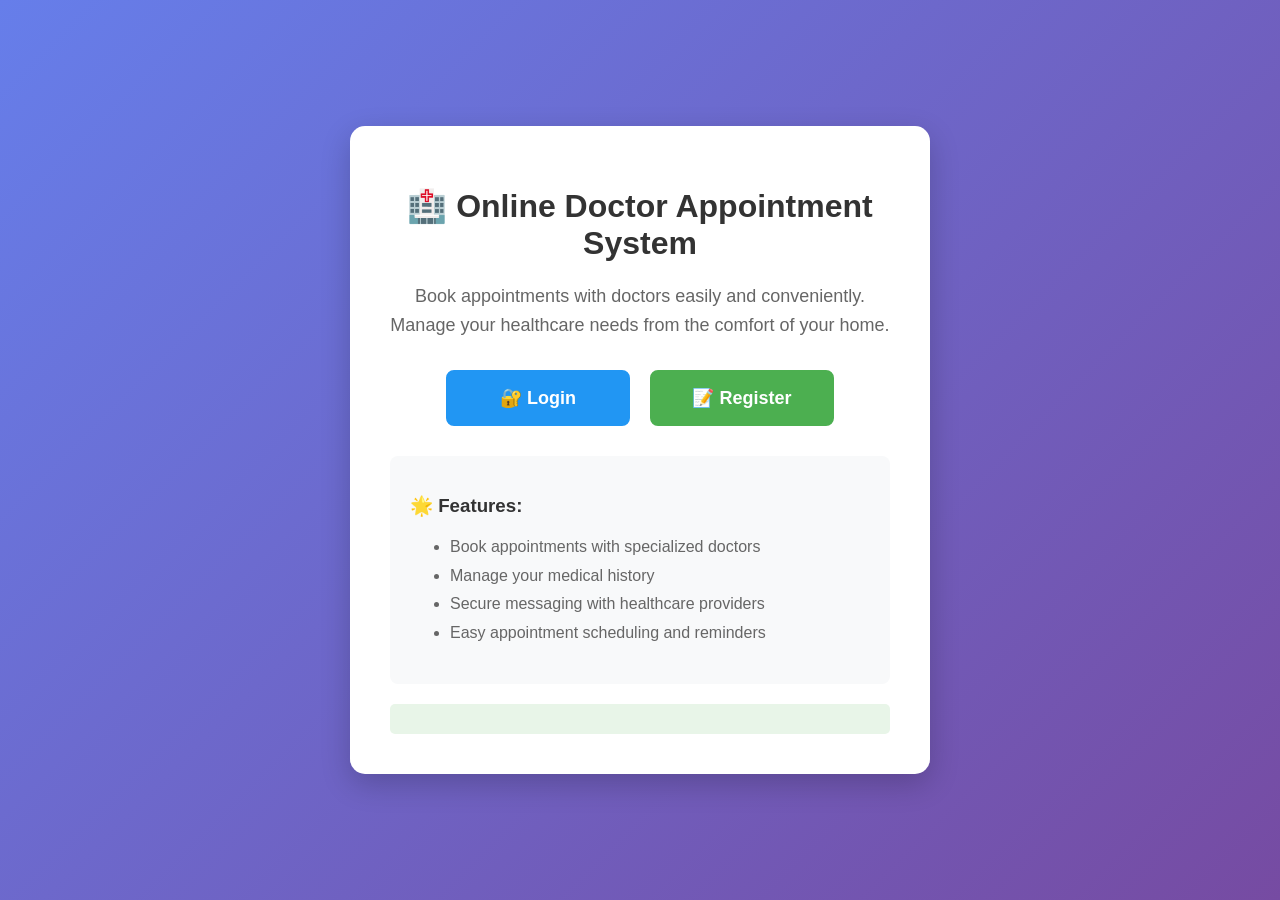
<file: proj/templates/index.html>
<!DOCTYPE html>
<html lang="en">
<head>
    <meta charset="UTF-8">
    <meta name="viewport" content="width=device-width, initial-scale=1.0">
    <title>Online Doctor Appointment System</title>
    <style>
        body {
            font-family: Arial, sans-serif;
            margin: 0;
            padding: 0;
            background: linear-gradient(135deg, #667eea 0%, #764ba2 100%);
            min-height: 100vh;
            display: flex;
            justify-content: center;
            align-items: center;
        }
        .container {
            background: white;
            padding: 40px;
            border-radius: 15px;
            box-shadow: 0 10px 30px rgba(0,0,0,0.2);
            text-align: center;
            max-width: 500px;
        }
        h1 {
            color: #333;
            margin-bottom: 20px;
        }
        p {
            color: #666;
            font-size: 18px;
            line-height: 1.6;
            margin-bottom: 30px;
        }
        .buttons {
            display: flex;
            gap: 20px;
            justify-content: center;
            flex-wrap: wrap;
        }
        .btn {
            display: inline-block;
            padding: 15px 30px;
            text-decoration: none;
            border-radius: 8px;
            font-size: 18px;
            font-weight: bold;
            transition: all 0.3s ease;
            min-width: 120px;
        }
        .btn-login {
            background: #2196F3;
            color: white;
            border: 2px solid #2196F3;
        }
        .btn-login:hover {
            background: #0b7dda;
            border-color: #0b7dda;
            transform: translateY(-2px);
        }
        .btn-register {
            background: #4CAF50;
            color: white;
            border: 2px solid #4CAF50;
        }
        .btn-register:hover {
            background: #45a049;
            border-color: #45a049;
            transform: translateY(-2px);
        }
        .features {
            margin-top: 30px;
            padding: 20px;
            background: #f8f9fa;
            border-radius: 8px;
            text-align: left;
        }
        .features h3 {
            color: #333;
            margin-bottom: 15px;
        }
        .features ul {
            color: #666;
            line-height: 1.8;
        }
    </style>
</head>
<body>
    <div class="container">
        <h1>🏥 Online Doctor Appointment System</h1>
        <p>Book appointments with doctors easily and conveniently. Manage your healthcare needs from the comfort of your home.</p>
        
        <div class="buttons">
            <a href="/login" class="btn btn-login">🔐 Login</a>
            <a href="/register" class="btn btn-register">📝 Register</a>
        </div>
        
        <div class="features">
            <h3>🌟 Features:</h3>
            <ul>
                <li>Book appointments with specialized doctors</li>
                <li>Manage your medical history</li>
                <li>Secure messaging with healthcare providers</li>
                <li>Easy appointment scheduling and reminders</li>
            </ul>
        </div>
        
        <div style="margin-top: 20px; padding: 15px; background: #e8f5e8; border-radius: 5px;">
            <p style="color: #28a745; font-weight: bold; margin: 0;"></p>
        </div>
    </div>
</body>
</html>
</file>
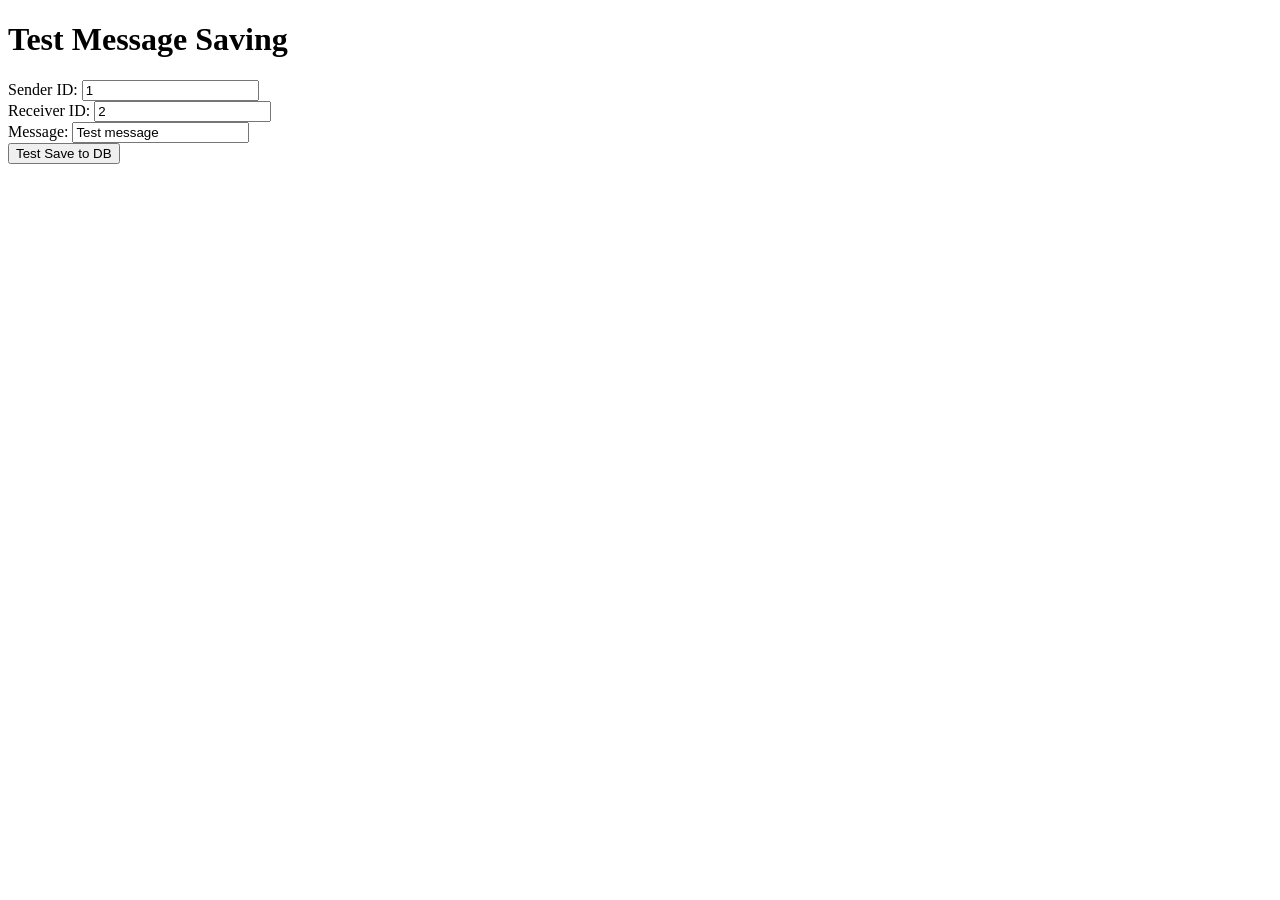
<file: proj/templates/database_test.html>
<!DOCTYPE html>
<html>
<head>
    <title>Test Message Save</title>
</head>
<body>
    <h1>Test Message Saving</h1>
    
    <div>
        <label>Sender ID: <input type="number" id="sender_id" value="1"></label><br>
        <label>Receiver ID: <input type="number" id="receiver_id" value="2"></label><br>
        <label>Message: <input type="text" id="message" value="Test message"></label><br>
        <button onclick="testSave()">Test Save to DB</button>
    </div>
    
    <div id="result"></div>
    
    <script>
        async function testSave() {
            const sender_id = document.getElementById('sender_id').value;
            const receiver_id = document.getElementById('receiver_id').value;
            const message = document.getElementById('message').value;
            
            const response = await fetch('/test_save_message', {
                method: 'POST',
                headers: {
                    'Content-Type': 'application/json',
                },
                body: JSON.stringify({sender_id, receiver_id, message})
            });
            
            const result = await response.json();
            document.getElementById('result').innerHTML = 
                `<pre>${JSON.stringify(result, null, 2)}</pre>`;
        }
    </script>
</body>
</html>
</file>
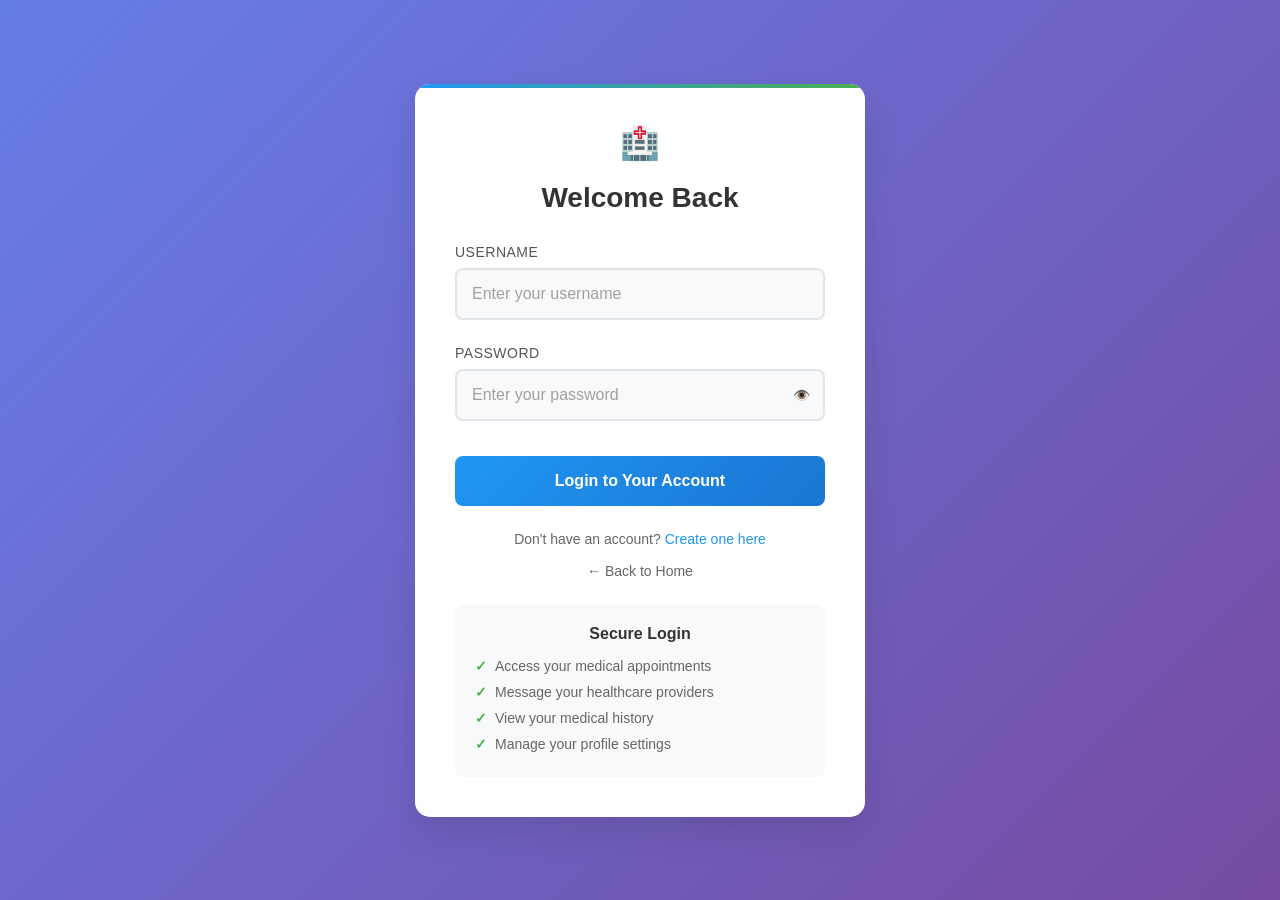
<file: proj/templates/login.html>
<!DOCTYPE html>
<html lang="en">
<head>
    <meta charset="UTF-8">
    <meta name="viewport" content="width=device-width, initial-scale=1.0">
    <title>Login - Online Doctor Appointment System</title>
    <style>
        * {
            margin: 0;
            padding: 0;
            box-sizing: border-box;
        }

        body {
            font-family: 'Segoe UI', Tahoma, Geneva, Verdana, sans-serif;
            background: linear-gradient(135deg, #667eea 0%, #764ba2 100%);
            min-height: 100vh;
            display: flex;
            justify-content: center;
            align-items: center;
            padding: 20px;
        }

        .container {
            background: white;
            padding: 40px;
            border-radius: 15px;
            box-shadow: 0 15px 35px rgba(0, 0, 0, 0.1);
            width: 100%;
            max-width: 450px;
            position: relative;
            overflow: hidden;
        }

        .container::before {
            content: '';
            position: absolute;
            top: 0;
            left: 0;
            right: 0;
            height: 4px;
            background: linear-gradient(90deg, #2196F3, #4CAF50);
        }

        h2 {
            color: #333;
            text-align: center;
            margin-bottom: 30px;
            font-size: 28px;
            font-weight: 600;
        }

        .logo {
            text-align: center;
            margin-bottom: 20px;
            font-size: 32px;
        }

        .form-group {
            margin-bottom: 25px;
            position: relative;
        }

        label {
            display: block;
            margin-bottom: 8px;
            color: #555;
            font-weight: 500;
            font-size: 14px;
            text-transform: uppercase;
            letter-spacing: 0.5px;
        }

        input[type="text"],
        input[type="password"] {
            width: 100%;
            padding: 15px;
            border: 2px solid #e1e5e9;
            border-radius: 8px;
            font-size: 16px;
            transition: all 0.3s ease;
            background-color: #f8f9fa;
        }

        input[type="text"]:focus,
        input[type="password"]:focus {
            outline: none;
            border-color: #2196F3;
            background-color: white;
            box-shadow: 0 0 0 3px rgba(33, 150, 243, 0.1);
        }

        input[type="text"]::placeholder,
        input[type="password"]::placeholder {
            color: #a0a0a0;
        }

        .password-container {
            position: relative;
        }

        .toggle-password {
            position: absolute;
            right: 15px;
            top: 50%;
            transform: translateY(-50%);
            background: none;
            border: none;
            color: #666;
            cursor: pointer;
            font-size: 14px;
        }

        .btn-login {
            width: 100%;
            background: linear-gradient(135deg, #2196F3, #1976D2);
            color: white;
            border: none;
            padding: 16px;
            border-radius: 8px;
            font-size: 16px;
            font-weight: 600;
            cursor: pointer;
            transition: all 0.3s ease;
            margin-top: 10px;
        }

        .btn-login:hover {
            background: linear-gradient(135deg, #1976D2, #1565C0);
            transform: translateY(-2px);
            box-shadow: 0 5px 15px rgba(33, 150, 243, 0.4);
        }

        .btn-login:active {
            transform: translateY(0);
        }

        .register-link {
            text-align: center;
            margin-top: 25px;
            color: #666;
            font-size: 14px;
        }

        .register-link a {
            color: #2196F3;
            text-decoration: none;
            font-weight: 500;
            transition: color 0.3s ease;
        }

        .register-link a:hover {
            color: #1976D2;
            text-decoration: underline;
        }

        .features {
            background: #f8f9fa;
            padding: 20px;
            border-radius: 8px;
            margin-top: 25px;
        }

        .features h3 {
            color: #333;
            font-size: 16px;
            margin-bottom: 10px;
            text-align: center;
        }

        .features ul {
            list-style: none;
            color: #666;
            font-size: 14px;
        }

        .features li {
            padding: 5px 0;
            position: relative;
            padding-left: 20px;
        }

        .features li::before {
            content: '✓';
            position: absolute;
            left: 0;
            color: #4CAF50;
            font-weight: bold;
        }

        .error-message {
            background: #ffebee;
            color: #c62828;
            padding: 12px;
            border-radius: 6px;
            margin-bottom: 20px;
            text-align: center;
            font-size: 14px;
            border-left: 4px solid #c62828;
            display: none;
        }

        .success-message {
            background: #e8f5e8;
            color: #2e7d32;
            padding: 12px;
            border-radius: 6px;
            margin-bottom: 20px;
            text-align: center;
            font-size: 14px;
            border-left: 4px solid #4CAF50;
            display: none;
        }

        @media (max-width: 480px) {
            .container {
                padding: 30px 20px;
            }
            
            h2 {
                font-size: 24px;
            }
            
            input[type="text"],
            input[type="password"] {
                padding: 12px;
            }
        }

        .back-home {
            text-align: center;
            margin-top: 15px;
        }

        .back-home a {
            color: #666;
            text-decoration: none;
            font-size: 14px;
            transition: color 0.3s ease;
        }

        .back-home a:hover {
            color: #2196F3;
        }
    </style>
</head>
<body>
    <div class="container">
        <div class="logo">🏥</div>
        <h2>Welcome Back</h2>
        
        <!-- Flash message containers -->
        <div class="error-message" id="errorMessage"></div>
        <div class="success-message" id="successMessage"></div>
        
        <form method="POST" action="/login">
            <div class="form-group">
                <label for="username">Username</label>
                <input type="text" id="username" name="username" placeholder="Enter your username" required>
            </div>
            
            <div class="form-group">
                <label for="password">Password</label>
                <div class="password-container">
                    <input type="password" id="password" name="password" placeholder="Enter your password" required>
                    <button type="button" class="toggle-password" onclick="togglePassword()">👁️</button>
                </div>
            </div>
            
            <button type="submit" class="btn-login">Login to Your Account</button>
        </form>
        
        <div class="register-link">
            Don't have an account? <a href="/register">Create one here</a>
        </div>
        
        <div class="back-home">
            <a href="/">← Back to Home</a>
        </div>
        
        <div class="features">
            <h3>Secure Login</h3>
            <ul>
                <li>Access your medical appointments</li>
                <li>Message your healthcare providers</li>
                <li>View your medical history</li>
                <li>Manage your profile settings</li>
            </ul>
        </div>
    </div>

    <script>
        // Password visibility toggle
        function togglePassword() {
            const passwordInput = document.getElementById('password');
            const toggleButton = document.querySelector('.toggle-password');
            
            if (passwordInput.type === 'password') {
                passwordInput.type = 'text';
                toggleButton.textContent = '🔒';
            } else {
                passwordInput.type = 'password';
                toggleButton.textContent = '👁️';
            }
        }

        // Check for flash messages from Flask
        document.addEventListener('DOMContentLoaded', function() {
            // This would typically be populated by Flask flash messages
            // For now, it's just a placeholder for your actual implementation
            
            // Example of showing an error message (you would remove this in production)
            // const errorMessage = document.getElementById('errorMessage');
            // errorMessage.style.display = 'block';
            // errorMessage.textContent = 'Invalid username or password';
        });

        // Form validation
        document.querySelector('form').addEventListener('submit', function(e) {
            const username = document.getElementById('username').value;
            const password = document.getElementById('password').value;
            
            if (!username || !password) {
                e.preventDefault();
                const errorMessage = document.getElementById('errorMessage');
                errorMessage.style.display = 'block';
                errorMessage.textContent = 'Please fill in all fields';
            }
        });
    </script>
</body>
</html>
</file>
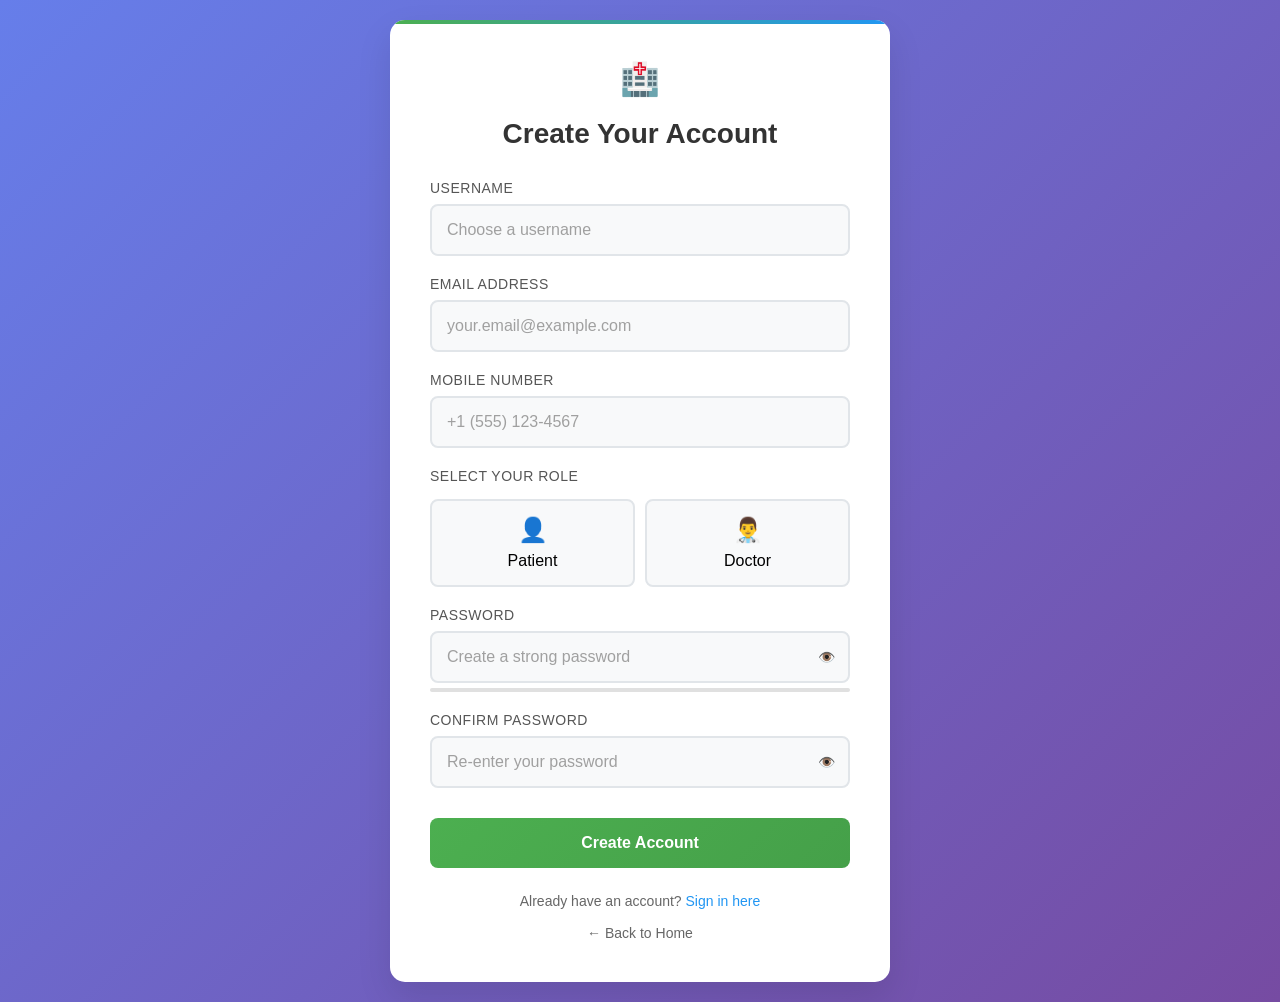
<file: proj/templates/register.html>
<!DOCTYPE html>
<html lang="en">
<head>
    <meta charset="UTF-8">
    <meta name="viewport" content="width=device-width, initial-scale=1.0">
    <title>Register - Online Doctor Appointment System</title>
    <style>
        * {
            margin: 0;
            padding: 0;
            box-sizing: border-box;
        }

        body {
            font-family: 'Segoe UI', Tahoma, Geneva, Verdana, sans-serif;
            background: linear-gradient(135deg, #667eea 0%, #764ba2 100%);
            min-height: 100vh;
            display: flex;
            justify-content: center;
            align-items: center;
            padding: 20px;
        }

        .container {
            background: white;
            padding: 40px;
            border-radius: 15px;
            box-shadow: 0 15px 35px rgba(0, 0, 0, 0.1);
            width: 100%;
            max-width: 500px;
            position: relative;
            overflow: hidden;
        }

        .container::before {
            content: '';
            position: absolute;
            top: 0;
            left: 0;
            right: 0;
            height: 4px;
            background: linear-gradient(90deg, #4CAF50, #2196F3);
        }

        h2 {
            color: #333;
            text-align: center;
            margin-bottom: 30px;
            font-size: 28px;
            font-weight: 600;
        }

        .logo {
            text-align: center;
            margin-bottom: 20px;
            font-size: 32px;
        }

        .form-group {
            margin-bottom: 20px;
            position: relative;
        }

        label {
            display: block;
            margin-bottom: 8px;
            color: #555;
            font-weight: 500;
            font-size: 14px;
            text-transform: uppercase;
            letter-spacing: 0.5px;
        }

        input[type="text"],
        input[type="email"],
        input[type="tel"],
        input[type="password"],
        select {
            width: 100%;
            padding: 15px;
            border: 2px solid #e1e5e9;
            border-radius: 8px;
            font-size: 16px;
            transition: all 0.3s ease;
            background-color: #f8f9fa;
            font-family: inherit;
        }

        input:focus,
        select:focus {
            outline: none;
            border-color: #2196F3;
            background-color: white;
            box-shadow: 0 0 0 3px rgba(33, 150, 243, 0.1);
        }

        input::placeholder {
            color: #a0a0a0;
        }

        select {
            appearance: none;
            background-image: url("data:image/svg+xml;charset=UTF-8,%3csvg xmlns='http://www.w3.org/2000/svg' viewBox='0 0 24 24' fill='none' stroke='currentColor' stroke-width='2' stroke-linecap='round' stroke-linejoin='round'%3e%3cpolyline points='6 9 12 15 18 9'%3e%3c/polyline%3e%3c/svg%3e");
            background-repeat: no-repeat;
            background-position: right 15px center;
            background-size: 16px;
        }

        .password-container {
            position: relative;
        }

        .toggle-password {
            position: absolute;
            right: 15px;
            top: 50%;
            transform: translateY(-50%);
            background: none;
            border: none;
            color: #666;
            cursor: pointer;
            font-size: 14px;
        }

        .btn-register {
            width: 100%;
            background: linear-gradient(135deg, #4CAF50, #45a049);
            color: white;
            border: none;
            padding: 16px;
            border-radius: 8px;
            font-size: 16px;
            font-weight: 600;
            cursor: pointer;
            transition: all 0.3s ease;
            margin-top: 10px;
        }

        .btn-register:hover {
            background: linear-gradient(135deg, #45a049, #3d8b40);
            transform: translateY(-2px);
            box-shadow: 0 5px 15px rgba(76, 175, 80, 0.4);
        }

        .btn-register:active {
            transform: translateY(0);
        }

        .login-link {
            text-align: center;
            margin-top: 25px;
            color: #666;
            font-size: 14px;
        }

        .login-link a {
            color: #2196F3;
            text-decoration: none;
            font-weight: 500;
            transition: color 0.3s ease;
        }

        .login-link a:hover {
            color: #1976D2;
            text-decoration: underline;
        }

        .doctor-fields {
            background: #f0f8ff;
            padding: 20px;
            border-radius: 8px;
            margin: 15px 0;
            border-left: 4px solid #2196F3;
            transition: all 0.3s ease;
        }

        .doctor-fields.hidden {
            display: none;
        }

        .role-selection {
            display: grid;
            grid-template-columns: 1fr 1fr;
            gap: 10px;
            margin: 15px 0;
        }

        .role-option {
            padding: 15px;
            border: 2px solid #e1e5e9;
            border-radius: 8px;
            text-align: center;
            cursor: pointer;
            transition: all 0.3s ease;
            background: #f8f9fa;
        }

        .role-option:hover {
            border-color: #2196F3;
            background: #f0f8ff;
        }

        .role-option.selected {
            border-color: #4CAF50;
            background: #e8f5e8;
            color: #2e7d32;
        }

        .role-icon {
            font-size: 24px;
            margin-bottom: 8px;
        }

        .error-message {
            background: #ffebee;
            color: #c62828;
            padding: 12px;
            border-radius: 6px;
            margin-bottom: 20px;
            text-align: center;
            font-size: 14px;
            border-left: 4px solid #c62828;
            display: none;
        }

        .success-message {
            background: #e8f5e8;
            color: #2e7d32;
            padding: 12px;
            border-radius: 6px;
            margin-bottom: 20px;
            text-align: center;
            font-size: 14px;
            border-left: 4px solid #4CAF50;
            display: none;
        }

        .password-strength {
            height: 4px;
            background: #e0e0e0;
            border-radius: 2px;
            margin-top: 5px;
            overflow: hidden;
        }

        .strength-bar {
            height: 100%;
            width: 0%;
            transition: all 0.3s ease;
        }

        .strength-weak { background: #f44336; width: 33%; }
        .strength-medium { background: #ff9800; width: 66%; }
        .strength-strong { background: #4CAF50; width: 100%; }

        .back-home {
            text-align: center;
            margin-top: 15px;
        }

        .back-home a {
            color: #666;
            text-decoration: none;
            font-size: 14px;
            transition: color 0.3s ease;
        }

        .back-home a:hover {
            color: #2196F3;
        }

        @media (max-width: 480px) {
            .container {
                padding: 30px 20px;
            }
            
            h2 {
                font-size: 24px;
            }
            
            .role-selection {
                grid-template-columns: 1fr;
            }
            
            input, select {
                padding: 12px;
            }
        }
    </style>
</head>
<body>
    <div class="container">
        <div class="logo">🏥</div>
        <h2>Create Your Account</h2>
        
        <!-- Flash message containers -->
        <div class="error-message" id="errorMessage"></div>
        <div class="success-message" id="successMessage"></div>
        
        <form method="POST" action="/register">
            <div class="form-group">
                <label for="username">Username</label>
                <input type="text" id="username" name="username" placeholder="Choose a username" required>
            </div>
            
            <div class="form-group">
                <label for="email">Email Address</label>
                <input type="email" id="email" name="email" placeholder="your.email@example.com" required>
            </div>
            
            <div class="form-group">
                <label for="mobile">Mobile Number</label>
                <input type="tel" id="mobile" name="mobile" placeholder="+1 (555) 123-4567" required>
            </div>

            <div class="form-group">
                <label>Select Your Role</label>
                <div class="role-selection">
                    <div class="role-option" data-value="patient" onclick="selectRole('patient')">
                        <div class="role-icon">👤</div>
                        <div>Patient</div>
                    </div>
                    <div class="role-option" data-value="doctor" onclick="selectRole('doctor')">
                        <div class="role-icon">👨‍⚕️</div>
                        <div>Doctor</div>
                    </div>
                </div>
                <input type="hidden" id="role" name="role" required>
            </div>

            <!-- Doctor-specific fields -->
            <div id="doctor-fields" class="doctor-fields hidden">
                <div class="form-group">
                    <label for="specialization">Specialization</label>
                    <input type="text" id="specialization" name="specialization" placeholder="e.g., Cardiology, Pediatrics, Neurology">
                </div>
            </div>

            <div class="form-group">
                <label for="password">Password</label>
                <div class="password-container">
                    <input type="password" id="password" name="password" placeholder="Create a strong password" required onkeyup="checkPasswordStrength()">
                    <button type="button" class="toggle-password" onclick="togglePassword('password')">👁️</button>
                </div>
                <div class="password-strength">
                    <div class="strength-bar" id="passwordStrength"></div>
                </div>
            </div>

            <div class="form-group">
                <label for="confirm_password">Confirm Password</label>
                <div class="password-container">
                    <input type="password" id="confirm_password" name="confirm_password" placeholder="Re-enter your password" required>
                    <button type="button" class="toggle-password" onclick="togglePassword('confirm_password')">👁️</button>
                </div>
                <div id="passwordMatch" style="font-size: 12px; margin-top: 5px;"></div>
            </div>

            <button type="submit" class="btn-register">Create Account</button>
        </form>
        
        <div class="login-link">
            Already have an account? <a href="/login">Sign in here</a>
        </div>
        
        <div class="back-home">
            <a href="/">← Back to Home</a>
        </div>
    </div>

    <script>
        // Role selection with visual feedback
        function selectRole(role) {
            document.getElementById('role').value = role;
            
            // Update visual selection
            document.querySelectorAll('.role-option').forEach(option => {
                option.classList.remove('selected');
            });
            document.querySelector(`.role-option[data-value="${role}"]`).classList.add('selected');
            
            // Show/hide doctor fields
            const doctorFields = document.getElementById('doctor-fields');
            if (role === 'doctor') {
                doctorFields.classList.remove('hidden');
            } else {
                doctorFields.classList.add('hidden');
            }
        }

        // Password visibility toggle
        function togglePassword(fieldId) {
            const passwordInput = document.getElementById(fieldId);
            const toggleButton = passwordInput.parentNode.querySelector('.toggle-password');
            
            if (passwordInput.type === 'password') {
                passwordInput.type = 'text';
                toggleButton.textContent = '🔒';
            } else {
                passwordInput.type = 'password';
                toggleButton.textContent = '👁️';
            }
        }

        // Password strength indicator
        function checkPasswordStrength() {
            const password = document.getElementById('password').value;
            const strengthBar = document.getElementById('passwordStrength');
            const confirmPassword = document.getElementById('confirm_password');
            const matchIndicator = document.getElementById('passwordMatch');
            
            let strength = 0;
            if (password.length >= 8) strength++;
            if (password.match(/[a-z]/) && password.match(/[A-Z]/)) strength++;
            if (password.match(/\d/)) strength++;
            if (password.match(/[^a-zA-Z\d]/)) strength++;
            
            // Update strength bar
            strengthBar.className = 'strength-bar';
            if (strength === 0) {
                strengthBar.classList.add('strength-weak');
            } else if (strength <= 2) {
                strengthBar.classList.add('strength-weak');
            } else if (strength === 3) {
                strengthBar.classList.add('strength-medium');
            } else {
                strengthBar.classList.add('strength-strong');
            }
            
            // Check password match
            if (confirmPassword.value) {
                if (password === confirmPassword.value) {
                    matchIndicator.textContent = '✓ Passwords match';
                    matchIndicator.style.color = '#4CAF50';
                } else {
                    matchIndicator.textContent = '✗ Passwords do not match';
                    matchIndicator.style.color = '#f44336';
                }
            } else {
                matchIndicator.textContent = '';
            }
        }

        // Form validation
        document.querySelector('form').addEventListener('submit', function(e) {
            const password = document.getElementById('password').value;
            const confirmPassword = document.getElementById('confirm_password').value;
            const role = document.getElementById('role').value;
            
            let error = '';
            
            if (!role) {
                error = 'Please select your role (Patient or Doctor)';
            } else if (password !== confirmPassword) {
                error = 'Passwords do not match';
            } else if (password.length < 8) {
                error = 'Password must be at least 8 characters long';
            }
            
            if (error) {
                e.preventDefault();
                const errorMessage = document.getElementById('errorMessage');
                errorMessage.style.display = 'block';
                errorMessage.textContent = error;
            }
        });

        // Initialize role selection if coming back to form
        document.addEventListener('DOMContentLoaded', function() {
            // Check if role was previously selected
            const savedRole = document.getElementById('role').value;
            if (savedRole) {
                selectRole(savedRole);
            }
            
            // Check password match on confirm password field
            document.getElementById('confirm_password').addEventListener('keyup', checkPasswordStrength);
        });
    </script>
</body>
</html>
</file>
